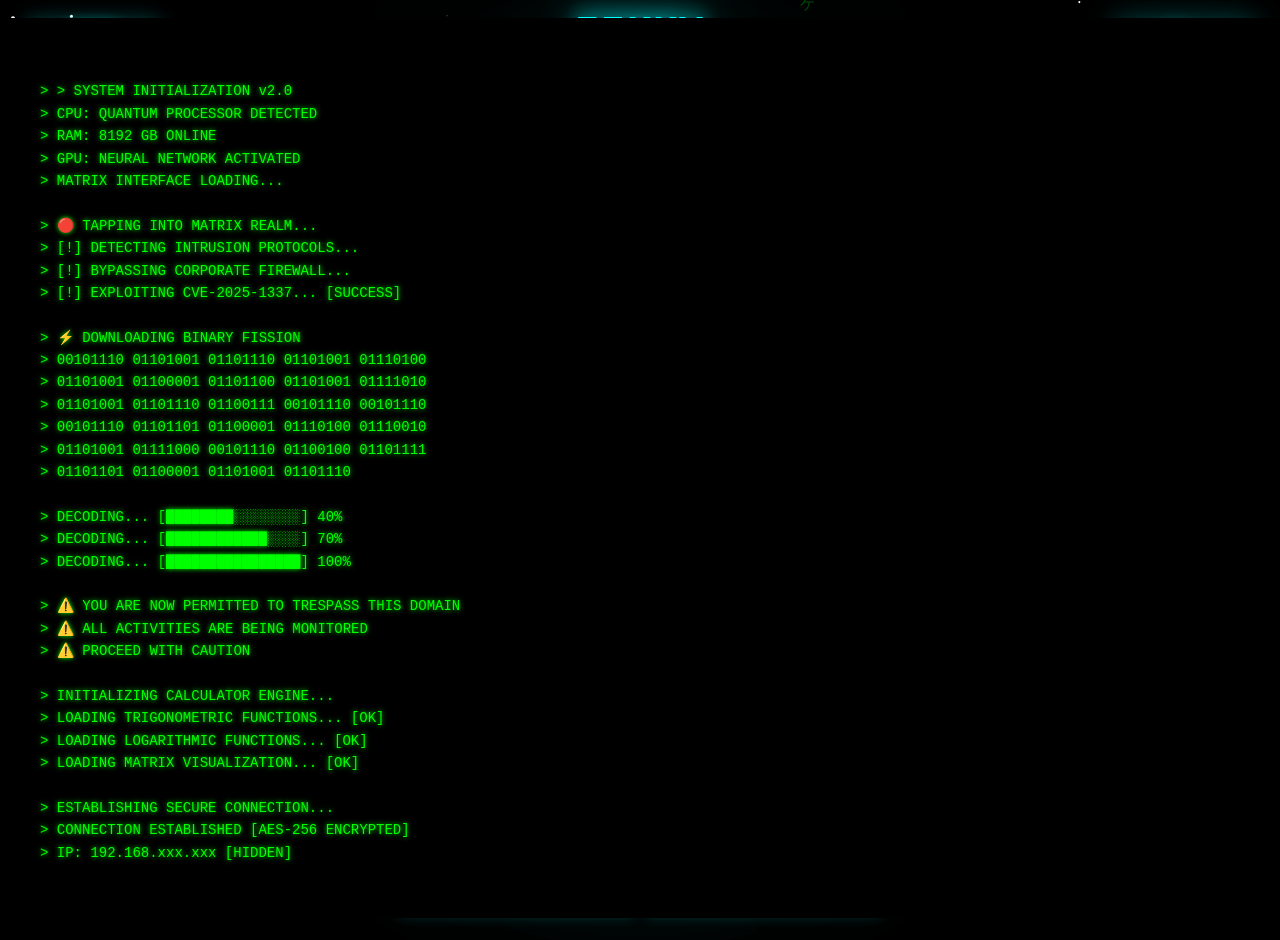
<file: index.html>
<!DOCTYPE html>
<html lang="en">
<head>
  <meta charset="UTF-8" />
  <meta name="viewport" content="width=device-width, initial-scale=1.0, maximum-scale=1.0, user-scalable=no, viewport-fit=cover">
  <meta name="theme-color" content="#000000">
  <meta name="apple-mobile-web-app-capable" content="yes">
  <meta name="apple-mobile-web-app-status-bar-style" content="black-translucent">
  <title>Dev•ZIKKY | MATRIX CALCULATOR</title>
  <link rel="stylesheet" href="style.css" />
  <link rel="manifest" href="/manifest.json">
  <link rel="preload" href="https://cdnjs.cloudflare.com/ajax/libs/font-awesome/6.0.0/css/all.min.css" as="style">
  <link rel="stylesheet" href="https://cdnjs.cloudflare.com/ajax/libs/font-awesome/6.0.0/css/all.min.css">
</head>
<body>

<!-- BOOT SEQUENCE -->
<div id="boot">
  <div id="bootText"></div>
</div>

<!-- WELCOME SCREEN -->
<div id="welcome">
  <h1>⚡ ZIKKY MATRIX CALCULATOR ⚡</h1>
  <button id="enterBtn">🎉 ENTER THE MATRIX 👨‍💻</button>
</div>

<!-- MATRIX RAIN CANVAS -->
<canvas id="matrix"></canvas>

<!-- STARFIELD CANVAS -->
<canvas id="stars"></canvas>

<!-- ECLIPSE CORE -->
<div class="eclipse" id="eclipse"></div>

<!-- CURSOR GLOW -->
<div class="cursor-glow" id="cursorGlow"></div>

<!-- Theme Toggle -->
<div class="theme-toggle">
  <div class="toggle-container">
    <span class="toggle-label">🌙</span>
    <div class="toggle-switch" id="themeToggle"></div>
    <span class="toggle-label">☀️</span>
  </div>
</div>

<!-- Hamburger toggle - REDESIGNED -->
<button id="menu-toggle" class="menu-toggle" aria-controls="primary-menu" aria-expanded="false">
  <div class="hamburger-icon">
    <span></span>
    <span></span>
    <span></span>
  </div>
  <div class="menu-badge">
    <i class="fas fa-calculator"></i>
    <span>MENU</span>
  </div>
</button>

<!-- Navigation - REDESIGNED -->
<nav id="primary-nav" class="primary-nav" aria-hidden="true">
  <div class="nav-header">
    <div class="nav-logo">
      <i class="fas fa-brain"></i>
      <span>ZIKKY•OS</span>
    </div>
    <button class="nav-close"><i class="fas fa-times"></i></button>
  </div>
  
  <div class="nav-wrap">
    <ul id="primary-menu" class="menu" role="menu">
      <li role="none"><a role="menuitem" href="#home"><i class="fas fa-home"></i> Home</a></li>
      <li role="none"><a role="menuitem" href="https://github.com/zikky0001-droid/zikkycal.com" target="_blank"><i class="fas fa-code"></i> Services</a></li>
      <li role="none"><a id="about-link" role="menuitem" href="#about"><i class="fas fa-user-secret"></i> About</a></li>
      <li role="none"><a id="license-link" role="menuitem" href="#license"><i class="fas fa-scroll"></i> License</a></li>
      <li role="none"><a id="contact-link" role="menuitem" href="#contact"><i class="fas fa-headset"></i> Contact</a></li>
    </ul>

    <div class="menu-actions">
      <button id="menu-like" class="menu-action-btn like" aria-pressed="false">
        <i class="fas fa-thumbs-up"></i> <span>Like</span>
      </button>
      <button id="share-btn" class="action-btn share">
        <i class="fas fa-share-alt"></i> <span>Share</span>
      </button>
      <a href="https://ngl.link/zikkywins/tbh" target="_blank" rel="noopener noreferrer">
        <button id="menu-comment" class="menu-action-btn comment">
          <i class="fas fa-comment"></i> <span>Comment</span>
        </button>
      </a>
    </div>

    <div class="menu-bottom">
      <a id="menu-whatsapp" class="menu-whatsapp" href="https://wa.me/message/WWTJGCPSLSQRP1?src=qr" target="_blank">
        <i class="fab fa-whatsapp"></i> Contact me on WhatsApp
      </a>

      <div class="menu-social">
        <a href="https://GitHub.com/zikky0001-droid"><i class="fab fa-github"></i></a>
        <a href="https://discord.gg/S6jt3v7C"><i class="fab fa-discord"></i></a>
        <a href="https://www.instagram.com/devzikky?igsh=MWg3dHJyaDRrdjQ0Mw=="><i class="fab fa-instagram"></i></a>
        <a href="https://tiktok.com/@devzikky"><i class="fab fa-tiktok"></i></a>
      </div>
      <footer class="menu-footer">
        <!-- Menu Date Display -->
        <div class="menu-date-display">
          <div class="menu-date-item">
            <i class="fas fa-calendar-alt"></i>
            <span id="menuDate"></span>
          </div>
          <div class="menu-date-item">
            <i class="fas fa-clock"></i>
            <span id="menuTime"></span>
          </div>
        </div>
        
        <div class="matrix-status">
          <span class="status-dot"></span>
          <span id="systemUptime">SYSTEM ONLINE</span>
        </div>
        
        <h2>________</h2>
        <h4 id="copyright-text">&copy; 2025 ZIKKY MATRIX CALCULATOR. All Rights Reserved.</h4>
      </footer>
    </div>
  </div>
</nav>

<!-- Overlay -->
<div id="menu-overlay" class="menu-overlay" hidden></div>

<!-- Contact Container - FIXED to properly display contact.html -->
<div id="contact-container" class="contact-container" hidden>
  <div class="contact-header">
    <h3><i class="fas fa-headset"></i> Contact ZIKKY</h3>
    <button id="close-contact" class="close-btn"><i class="fas fa-times"></i></button>
  </div>
  <div id="contact-content" class="contact-content">
    <!-- contact.html will be loaded here -->
    <iframe id="contact-iframe" class="contact-iframe" src="about:blank" frameborder="0"></iframe>
  </div>
</div>

<!-- Share Dialog -->
<div id="share-dialog" class="share-dialog" hidden>
  <div class="share-dialog-content">
    <div class="share-header">
      <h3><i class="fas fa-share-alt"></i> Share ZikkyCal</h3>
      <button id="close-share-dialog" class="close-btn"><i class="fas fa-times"></i></button>
    </div>
    
    <div class="share-preview">
      <div class="share-logo">Z</div>
      <div class="share-details">
        <div class="share-text">DEV•ZIKKY Matrix Calculator</div>
        <div class="share-description">🎉 ENTER THE MATRIX 🤍</div>
        <div class="share-url">https://github.com/zikky0001-droid/zikkycal.com</div>
      </div>
    </div>
    
    <div class="share-actions">
      <button id="native-share-btn" class="share-action-btn primary">
        <i class="fas fa-share"></i> Share via Device
      </button>
      <button id="copy-link-btn" class="share-action-btn secondary">
        <i class="fas fa-copy"></i> Copy link
      </button>
    </div>
  </div>
</div>

<!-- About Dialog - MATRIX STYLE -->
<div id="about-dialog" class="about-dialog matrix-dialog" hidden>
  <div class="about-dialog-content">
    <div class="about-header">
      <h3><i class="fas fa-user-secret"></i> >_ ABOUT.EXE</h3>
      <button id="close-about-dialog" class="close-btn"><i class="fas fa-times"></i></button>
    </div>
    <div class="about-content matrix-text">
      <pre class="ascii-art">
  ███████╗██╗██╗  ██╗██╗  ██╗██╗   ██╗
  ╚══███╔╝██║██║ ██╔╝██║ ██╔╝╚██╗ ██╔╝
    ███╔╝ ██║█████╔╝ █████╔╝  ╚████╔╝ 
   ███╔╝  ██║██╔═██╗ ██╔═██╗   ╚██╔╝  
  ███████╗██║██║  ██╗██║  ██╗   ██║   
  ╚══════╝╚═╝╚═╝  ╚═╝╚═╝  ╚═╝   ╚═╝   
      </pre>
      <div class="about-text">
        <p><span class="prompt">$></span> <span class="command">cat README.md</span></p>
        <p class="output">[SYSTEM]:<h3>〘𝐃𝐄𝐕〙 〘𝐙𝐈𝐊𝐊𝐘〙 〘𝐌𝐀𝐓𝐑𝐈𝐗〙 〘𝐂𝐀𝐋𝐂𝐔𝐋𝐀𝐓𝐎𝐑〙</h3></p>
        <p class="output">[VERSION]:<h3>[ 🇻 2.0.0 ]</h3></p>
        <p class="output">[BUILD]: 2026 =-= (ZIKKY TECH)</p>
        <p class="output">[STATUS]: QUANTUM-ENABLED | MATRIX-READY</p>
        
        <p class="output">[FEATURES]:</p>
        <p class="output">  • ADVANCED TRIG FUNCTIONS 🔺</p>
        <p class="output">  • LOGARITHMIC CALCULATIONS 📊</p>
        <p class="output">  • MATRIX RAIN VISUALIZATION 🌧️</p>
        <p class="output">  • GLOWING BUTTON FEEDBACK ✨</p>
        <p class="output">  • QUANTUM THEME TOGGLE 🌓</p>
        <p class="output">[MESSAGE]: Welcome to the matrix realm 🍻</p>
      </div>
    </div>
  </div>
</div>

<!-- License Dialog - MATRIX STYLE -->
<div id="license-dialog" class="license-dialog matrix-dialog" hidden>
  <div class="license-dialog-content">
    <div class="license-header">
      <h3><i class="fas fa-scroll"></i> >_ LICENSE.EXE</h3>
      <button id="close-license-dialog" class="close-btn"><i class="fas fa-times"></i></button>
    </div>
    <div class="license-content matrix-text">
      <pre class="ascii-art">
╔══════════════════════════════════════╗
║         MIT LICENSE                   ║
║         YEAR =•= 2026                 ║
╚══════════════════════════════════════╝
      </pre>
      <div class="license-text">
        <p><span class="prompt">$></span> <span class="command">cat LICENSE</span></p>
        <p class="output">MIT License with Matrix Attribution</p>
        <p class="output">Copyright (c) 2025-<span id="license-year">2026</span> [ ZIKKY TECH ]</p>
        <p class="output">Permission is hereby granted, free of charge, to any person</p>
        <p class="output">obtaining a copy of this software and associated documentation</p>
        <p class="output">Review (the "preview"), to check-out the Software design without restriction...</p>
        <p class="output">[FULL LICENSE INFO ON GITHUB]</p>
      </div>
    </div>
  </div>
</div>

<!-- Main Calculator -->
<h2>ZIKKY<br>MATRIX<br>CALCULATOR</h2>

<!-- Display -->
<input
  type="text"
  id="display"
  aria-label="Calculator display"
  inputmode="numeric"
  pattern="[0-9+\-*/.²√^()]*"
  readonly
/>

<!-- Scientific Panel Navigation -->
<div class="sci-nav">
  <button id="sci-prev" class="sci-arrow"><i class="fas fa-chevron-left"></i></button>
  <div class="sci-indicators">
    <span class="sci-dot active" data-index="0"></span>
    <span class="sci-dot" data-index="1"></span>
    <span class="sci-dot" data-index="2"></span>
  </div>
  <button id="sci-next" class="sci-arrow"><i class="fas fa-chevron-right"></i></button>
</div>

<!-- Scientific Buttons Panel (Sliding) -->
<div class="sci-panel-container">
  <div class="sci-panel" id="sciPanel">
    <!-- Panel 1: Trigonometry -->
    <div class="sci-page active">
      <button type="button" data-sci="sin">sin</button>
      <button type="button" data-sci="cos">cos</button>
      <button type="button" data-sci="tan">tan</button>
      <button type="button" data-sci="asin">sin⁻¹</button>
      <button type="button" data-sci="acos">cos⁻¹</button>
      <button type="button" data-sci="atan">tan⁻¹</button>
    </div>
    <!-- Panel 2: Logarithms -->
    <div class="sci-page">
      <button type="button" data-sci="ln">ln</button>
      <button type="button" data-sci="log">log</button>
      <button type="button" data-sci="log2">log²</button>
      <button type="button" data-sci="log10">log₁₀</button>
      <button type="button" data-sci="exp">eˣ</button>
      <button type="button" data-sci="10x">10ˣ</button>
    </div>
    <!-- Panel 3: Advanced -->
    <div class="sci-page">
      <button type="button" data-sci="fact">n!</button>
      <button type="button" data-sci="pi">π</button>
      <button type="button" data-sci="e">e</button>
      <button type="button" data-sci="abs">MORE</button>
      <button type="button" data-sci="round">COMING</button>
      <button type="button" data-sci="floor">SOON...</button>
    </div>
  </div>
</div>

<!-- Basic Calculator Buttons -->
<div class="calculator-buttons" role="application" aria-label="Calculator buttons">
  <button type="button" data-action="square">x²</button>
  <button type="button" data-action="sqrt">√x</button>
  <button type="button" data-action="power">xʸ</button>
  <button type="button" data-action="paren" id="parenBtn">( )</button>

  <button type="button" data-value="7">7</button>
  <button type="button" data-value="8">8</button>
  <button type="button" data-value="9">9</button>
  <button type="button" data-value="/">÷</button>

  <button type="button" data-value="4">4</button>
  <button type="button" data-value="5">5</button>
  <button type="button" data-value="6">6</button>
  <button type="button" data-value="*">×</button>

  <button type="button" data-value="1">1</button>
  <button type="button" data-value="2">2</button>
  <button type="button" data-value="3">3</button>
  <button type="button" data-value="-">−</button>

  <button type="button" data-value="0">0</button>
  <button type="button" data-value=".">.</button>
  <button type="button" id="equals">=</button>
  <button type="button" data-value="+">+</button>

  <button type="button" id="clear" class="wide-button">CLEAR</button>
  <button type="button" id="del" class="wide-button">DEL</button>
</div>

<!-- Glow Effect Container -->
<div id="buttonGlow" class="button-glow"></div>

<script src="script.js"></script>
</body>
</html>
</file>
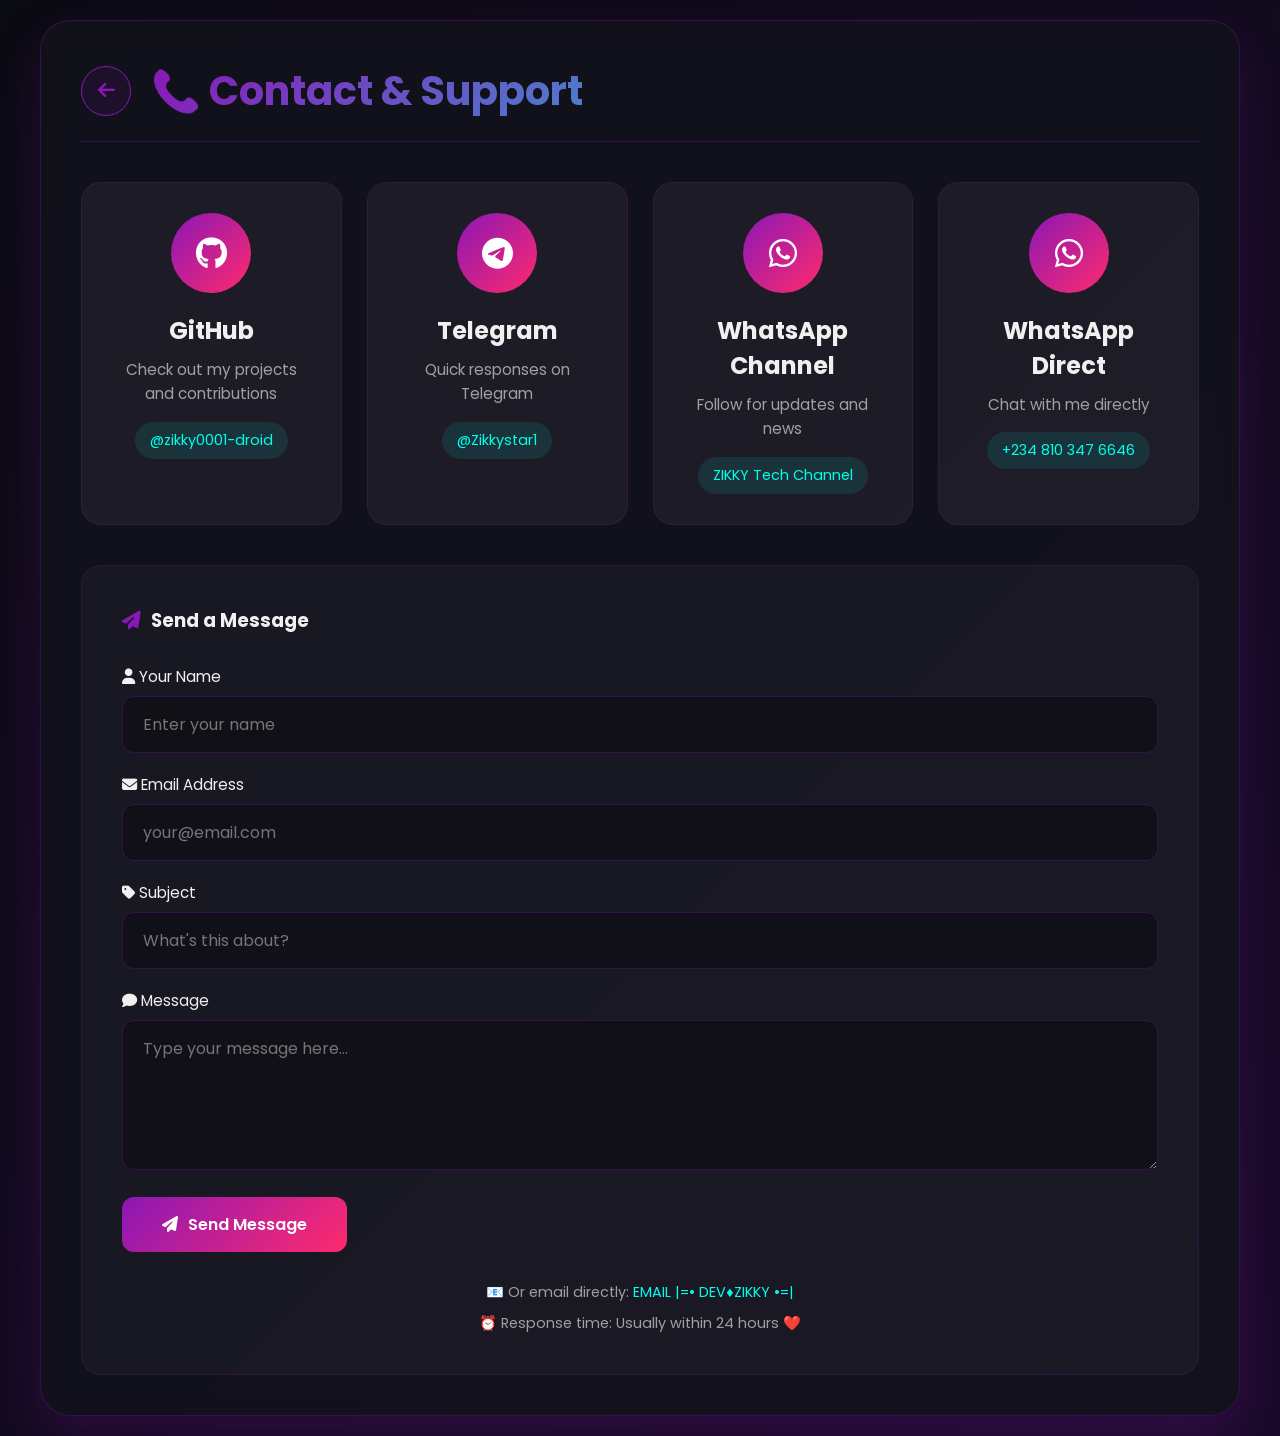
<file: contact.html>
<!DOCTYPE html>
<html lang="en">
<head>
    <meta charset="UTF-8">
    <meta name="viewport" content="width=device-width, initial-scale=1.0">
    <title>Contact - ZIKKY-AI</title>
    <link rel="stylesheet" href="https://cdnjs.cloudflare.com/ajax/libs/font-awesome/6.4.0/css/all.min.css">
    <link href="https://fonts.googleapis.com/css2?family=Poppins:wght@300;400;500;600;700&display=swap" rel="stylesheet">
    <style>
        * {
            margin: 0;
            padding: 0;
            box-sizing: border-box;
            font-family: 'Poppins', sans-serif;
        }
        
        body {
            background: linear-gradient(135deg, #0a0a12, #1a0a2a);
            min-height: 100vh;
            display: flex;
            align-items: center;
            justify-content: center;
            padding: 20px;
        }
        
        .contact-container {
            max-width: 1200px;
            width: 100%;
            background: rgba(18, 18, 28, 0.9);
            backdrop-filter: blur(10px);
            border-radius: 30px;
            border: 1px solid rgba(139, 23, 182, 0.3);
            padding: 40px;
            box-shadow: 0 20px 50px rgba(139, 23, 182, 0.2);
            animation: fadeIn 0.5s ease;
        }
        
        @keyframes fadeIn {
            from { opacity: 0; transform: translateY(20px); }
            to { opacity: 1; transform: translateY(0); }
        }
        
        .header {
            display: flex;
            align-items: center;
            gap: 20px;
            margin-bottom: 40px;
            padding-bottom: 20px;
            border-bottom: 1px solid rgba(139, 23, 182, 0.3);
        }
        
        .back-btn {
            width: 50px;
            height: 50px;
            border-radius: 50%;
            background: rgba(139, 23, 182, 0.1);
            border: 1px solid #8b17b6;
            color: #8b17b6;
            font-size: 1.2rem;
            cursor: pointer;
            transition: all 0.3s ease;
            display: flex;
            align-items: center;
            justify-content: center;
            text-decoration: none;
        }
        
        .back-btn:hover {
            background: #8b17b6;
            color: white;
            transform: translateX(-5px);
        }
        
        h1 {
            font-size: 2.5rem;
            background: linear-gradient(135deg, #8b17b6, #00ffea);
            -webkit-background-clip: text;
            background-clip: text;
            color: transparent;
            flex: 1;
        }
        
        .contact-grid {
            display: grid;
            grid-template-columns: repeat(auto-fit, minmax(250px, 1fr));
            gap: 25px;
            margin-bottom: 40px;
        }
        
        .contact-card {
            background: rgba(255, 255, 255, 0.05);
            border-radius: 20px;
            padding: 30px;
            text-align: center;
            border: 1px solid rgba(139, 23, 182, 0.2);
            transition: all 0.3s ease;
            cursor: pointer;
            text-decoration: none;
            display: block;
            color: inherit;
        }
        
        .contact-card:hover {
            transform: translateY(-10px);
            border-color: #8b17b6;
            box-shadow: 0 10px 30px rgba(139, 23, 182, 0.3);
            background: rgba(139, 23, 182, 0.1);
        }
        
        .contact-icon {
            width: 80px;
            height: 80px;
            margin: 0 auto 20px;
            background: linear-gradient(135deg, #8b17b6, #ff2a6d);
            border-radius: 50%;
            display: flex;
            align-items: center;
            justify-content: center;
            font-size: 2rem;
            color: white;
            transition: all 0.3s ease;
        }
        
        .contact-card:hover .contact-icon {
            transform: scale(1.1) rotate(10deg);
        }
        
        .contact-card h3 {
            color: #f0f0f0;
            margin-bottom: 10px;
            font-size: 1.5rem;
        }
        
        .contact-card p {
            color: #a0a0a0;
            font-size: 0.95rem;
            line-height: 1.6;
            margin-bottom: 15px;
        }
        
        .contact-detail {
            color: #00ffea;
            font-size: 0.9rem;
            word-break: break-all;
            background: rgba(0, 255, 234, 0.1);
            padding: 8px 15px;
            border-radius: 25px;
            display: inline-block;
        }
        
        .contact-form {
            background: rgba(255, 255, 255, 0.03);
            border-radius: 20px;
            padding: 40px;
            border: 1px solid rgba(139, 23, 182, 0.2);
        }
        
        .form-group {
            margin-bottom: 20px;
        }
        
        .form-group label {
            display: block;
            color: #f0f0f0;
            margin-bottom: 8px;
            font-size: 0.95rem;
        }
        
        .form-group input,
        .form-group textarea {
            width: 100%;
            padding: 15px 20px;
            background: rgba(0, 0, 0, 0.3);
            border: 1px solid rgba(139, 23, 182, 0.3);
            border-radius: 12px;
            color: #f0f0f0;
            font-size: 1rem;
            transition: all 0.3s ease;
        }
        
        .form-group input:focus,
        .form-group textarea:focus {
            outline: none;
            border-color: #8b17b6;
            box-shadow: 0 0 15px rgba(139, 23, 182, 0.3);
        }
        
        .form-group textarea {
            height: 150px;
            resize: vertical;
        }
        
        .submit-btn {
            background: linear-gradient(135deg, #8b17b6, #ff2a6d);
            border: none;
            padding: 15px 40px;
            border-radius: 12px;
            color: white;
            font-size: 1rem;
            font-weight: 600;
            cursor: pointer;
            transition: all 0.3s ease;
            display: inline-flex;
            align-items: center;
            gap: 10px;
        }
        
        .submit-btn:hover {
            transform: translateY(-3px);
            box-shadow: 0 10px 25px rgba(139, 23, 182, 0.4);
        }
        
        .footer-note {
            margin-top: 30px;
            text-align: center;
            color: #a0a0a0;
            font-size: 0.9rem;
        }
        
        .footer-note a {
            color: #00ffea;
            text-decoration: none;
        }
        
        .footer-note a:hover {
            text-decoration: underline;
        }
        
        @media (max-width: 768px) {
            .contact-container {
                padding: 20px;
            }
            
            h1 {
                font-size: 2rem;
            }
            
            .contact-form {
                padding: 20px;
            }
        }
    </style>
</head>
<body>
    <div class="contact-container">
        <div class="header">
            <a href="/" class="back-btn">
                <i class="fas fa-arrow-left"></i>
            </a>
            <h1>📞 Contact & Support</h1>
        </div>
        
        <div class="contact-grid">
            <a href="https://github.com/zikky0001-droid" target="_blank" class="contact-card">
                <div class="contact-icon">
                    <i class="fab fa-github"></i>
                </div>
                <h3>GitHub</h3>
                <p>Check out my projects and contributions</p>
                <span class="contact-detail">@zikky0001-droid</span>
            </a>
            
            <a href="https://t.me/Zikkystar1" target="_blank" class="contact-card">
                <div class="contact-icon">
                    <i class="fab fa-telegram"></i>
                </div>
                <h3>Telegram</h3>
                <p>Quick responses on Telegram</p>
                <span class="contact-detail">@Zikkystar1</span>
            </a>
            
            <a href="https://whatsapp.com/channel/0029Vb5tHsD9sBI04k5Y860t" target="_blank" class="contact-card">
                <div class="contact-icon">
                    <i class="fab fa-whatsapp"></i>
                </div>
                <h3>WhatsApp Channel</h3>
                <p>Follow for updates and news</p>
                <span class="contact-detail">ZIKKY Tech Channel</span>
            </a>
            
            <a href="https://api.whatsapp.com/send?phone=+2348103476646&text=🥂WASSUP%2C%20I'M%20FROM%20👨‍💻%20ZIKKY%20AI%20WEBSITE%20🤖...%20I%20NEED%20HELP" target="_blank" class="contact-card">
                <div class="contact-icon">
                    <i class="fab fa-whatsapp"></i>
                </div>
                <h3>WhatsApp Direct</h3>
                <p>Chat with me directly</p>
                <span class="contact-detail">+234 810 347 6646</span>
            </a>
        </div>
        
        <div class="contact-form">
            <h3 style="color: #f0f0f0; margin-bottom: 30px; display: flex; align-items: center; gap: 10px;">
                <i class="fas fa-paper-plane" style="color: #8b17b6;"></i>
                Send a Message
            </h3>
            
            <form id="contactForm">
                <div class="form-group">
                    <label><i class="fas fa-user"></i> Your Name</label>
                    <input type="text" id="name" placeholder="Enter your name" required>
                </div>
                
                <div class="form-group">
                    <label><i class="fas fa-envelope"></i> Email Address</label>
                    <input type="email" id="email" placeholder="your@email.com" required>
                </div>
                
                <div class="form-group">
                    <label><i class="fas fa-tag"></i> Subject</label>
                    <input type="text" id="subject" placeholder="What's this about?" required>
                </div>
                
                <div class="form-group">
                    <label><i class="fas fa-comment"></i> Message</label>
                    <textarea id="message" placeholder="Type your message here..." required></textarea>
                </div>
                
                <button type="submit" class="submit-btn">
                    <i class="fas fa-paper-plane"></i>
                    Send Message
                </button>
            </form>
            
            <div class="footer-note">
                <p>📧 Or email directly: <a href="mailto:zikkystar0001@gmail.com">EMAIL |=• DEV♦ZIKKY •=|</a></p>
                <p style="margin-top: 10px;">⏰ Response time: Usually within 24 hours ❤️</p>
            </div>
        </div>
    </div>
    
    <script>
        document.getElementById('contactForm').addEventListener('submit', function(e) {
            e.preventDefault();
            
            const name = document.getElementById('name').value;
            const email = document.getElementById('email').value;
            const subject = document.getElementById('subject').value;
            const message = document.getElementById('message').value;
            
            // Create mailto link
            const mailtoLink = `mailto:zikkystar0001@gmail.com?subject=${encodeURIComponent(subject)}&body=${encodeURIComponent(
                `Name: ${name}\nEmail: ${email}\n\nMessage:\n${message}`
            )}`;
            
            // Open default email client
            window.location.href = mailtoLink;
            
            // Show success message
            alert('📨 Opening your email client...\nIf it doesn\'t open, please email directly to: zikkystar0001@gmail.com');
        });
        
        // Add smooth animations
        document.querySelectorAll('.contact-card').forEach(card => {
            card.addEventListener('mouseenter', () => {
                card.style.transition = 'all 0.3s ease';
            });
        });
    </script>
</body>
</html>
</file>
<file: style.css>
/* ===== RESET & BASE ===== */
* {
  margin: 0;
  padding: 0;
  box-sizing: border-box;
  scroll-behavior: smooth;
}

body {
  background: #000;
  color: #0ff;
  font-family: 'Consolas', 'Monaco', monospace;
  overflow-x: hidden;
  min-height: 100vh;
  display: flex;
  flex-direction: column;
  align-items: center;
  justify-content: center;
  position: relative;
  -webkit-tap-highlight-color: transparent;
}

/* ===== MATRIX BACKGROUND EFFECTS ===== */
#matrix {
  position: fixed;
  top: 0;
  left: 0;
  width: 100%;
  height: 100%;
  z-index: -4;
  opacity: 0.3;
  pointer-events: none;
}

#stars {
  position: fixed;
  top: 0;
  left: 0;
  width: 100%;
  height: 100%;
  z-index: -3;
  pointer-events: none;
}

.eclipse {
  position: fixed;
  top: 50%;
  left: 50%;
  transform: translate(-50%, -50%);
  width: min(600px, 80vw);
  height: min(600px, 80vw);
  border-radius: 50%;
  background: radial-gradient(circle, #001111 0%, #000 70%);
  box-shadow: 0 0 200px #0ff, 0 0 400px #00ffff55;
  z-index: -2;
  animation: pulse 8s infinite ease-in-out;
  pointer-events: none;
}

@keyframes pulse {
  0%, 100% { box-shadow: 0 0 200px #0ff, 0 0 400px #00ffff55; transform: translate(-50%, -50%) scale(1); }
  50% { box-shadow: 0 0 350px #0ff, 0 0 600px #00ffff99; transform: translate(-50%, -50%) scale(1.05); }
}

.cursor-glow {
  position: fixed;
  width: min(400px, 50vw);
  height: min(400px, 50vw);
  background: radial-gradient(circle, rgba(0, 255, 255, 0.15) 0%, transparent 70%);
  pointer-events: none;
  z-index: 9998;
  transform: translate(-50%, -50%);
  border-radius: 50%;
  filter: blur(20px);
}

/* ===== BOOT SEQUENCE ===== */
#boot {
  position: fixed;
  width: 100%;
  height: 100vh;
  background: #000;
  color: #0f0;
  padding: clamp(20px, 5vw, 40px);
  z-index: 10000;
  font-size: clamp(12px, 3vw, 14px);
  overflow: hidden;
  font-family: 'Consolas', monospace;
  white-space: pre-line;
  line-height: 1.6;
  text-shadow: 0 0 5px #0f0;
  animation: bootFlicker 0.5s infinite;
}

@keyframes bootFlicker {
  0% { opacity: 1; }
  50% { opacity: 0.98; }
  100% { opacity: 1; }
}

#bootText::before {
  content: '> ';
  color: #0f0;
}

/* ===== WELCOME SCREEN ===== */
#welcome {
  position: fixed;
  width: 100%;
  height: 100vh;
  background: #000;
  z-index: 9000;
  display: flex;
  justify-content: center;
  align-items: center;
  flex-direction: column;
  transition: opacity 1.5s ease, visibility 1.5s ease;
  pointer-events: none;
}

#welcome:not(.hidden) {
  pointer-events: auto;
}

#welcome.hidden {
  opacity: 0;
  visibility: hidden;
}

#welcome h1 {
  font-size: clamp(1.5rem, 6vw, 3rem);
  text-align: center;
  letter-spacing: 3px;
  text-shadow: 0 0 20px #0ff, 0 0 40px #0ff, 0 0 60px #0ff;
  animation: glitch 3s infinite;
  margin-bottom: 40px;
  padding: 0 20px;
}

@keyframes glitch {
  0%, 100% { transform: skew(0deg, 0deg); opacity: 1; text-shadow: 0 0 20px #0ff, 0 0 40px #0ff; }
  95% { transform: skew(2deg, 1deg); opacity: 0.9; text-shadow: 3px 0 #ff00ff, -3px 0 #00ffff; }
  96% { transform: skew(-2deg, -1deg); text-shadow: 2px 0 #00ffff, -2px 0 #ff00ff; }
  97% { transform: skew(0deg, 0deg); }
}

#enterBtn {
  margin-top: 40px;
  padding: clamp(12px, 3vw, 18px) clamp(30px, 8vw, 50px);
  border: 2px solid #0ff;
  background: transparent;
  color: #0ff;
  font-size: clamp(1rem, 4vw, 1.2rem);
  cursor: pointer;
  border-radius: 50px;
  box-shadow: 0 0 20px #0ff, inset 0 0 20px rgba(0, 255, 255, 0.3);
  transition: all 0.3s ease;
  font-weight: bold;
  letter-spacing: 2px;
  text-transform: uppercase;
  position: relative;
  overflow: hidden;
  -webkit-tap-highlight-color: transparent;
}

#enterBtn:active {
  transform: scale(0.95);
  background: #0ff;
  color: #000;
}

/* ===== THEME TOGGLE ===== */
.theme-toggle {
  position: fixed;
  top: clamp(10px, 3vw, 20px);
  left: clamp(10px, 3vw, 20px);
  z-index: 2000;
}

.toggle-container {
  display: flex;
  align-items: center;
  gap: 8px;
  background: rgba(0, 255, 255, 0.1);
  backdrop-filter: blur(10px);
  padding: 6px 12px;
  border-radius: 40px;
  border: 1px solid rgba(0, 255, 255, 0.3);
  box-shadow: 0 0 20px rgba(0, 255, 255, 0.3);
}

.toggle-label {
  font-size: clamp(0.9rem, 3vw, 1.1rem);
  font-weight: 600;
  color: #0ff;
  text-shadow: 0 0 10px #0ff;
}

.toggle-switch {
  position: relative;
  width: clamp(50px, 10vw, 60px);
  height: clamp(24px, 5vw, 28px);
  background: linear-gradient(135deg, #00ffff, #0088ff);
  border-radius: 30px;
  cursor: pointer;
  transition: all 0.3s ease;
  box-shadow: 0 0 15px #00ffff;
  -webkit-tap-highlight-color: transparent;
}

.toggle-switch::before {
  content: '';
  position: absolute;
  top: 2px;
  left: 2px;
  width: clamp(20px, 4vw, 24px);
  height: clamp(20px, 4vw, 24px);
  background: white;
  border-radius: 50%;
  transition: transform 0.3s ease;
  box-shadow: 0 0 10px rgba(255, 255, 255, 0.8);
}

body.light-mode .toggle-switch::before {
  transform: translateX(clamp(26px, 5vw, 32px));
}

/* ===== DATE DISPLAY STYLES - CENTERED BETWEEN ELEMENTS ===== */
.date-display {
  position: fixed;
  center: clamp(15px, 8vw, 90px);
  left: 50%;
  transform: translateX(-50%);
  z-index: 2000;
  max-width: calc(100% - 200px); /* Prevents overlap with side elements */
}
  

.date-container {
  background: rgba(0, 255, 255, 0.1);
  backdrop-filter: blur(10px);
  padding: 6px 12px;
  border-radius: 40px;
  border: 1px solid rgba(0, 255, 255, 0.3);
  box-shadow: 0 0 20px rgba(0, 255, 255, 0.3);
  display: flex;
  align-items: center;
  gap: 8px;
  color: #0ff;
  font-family: 'Consolas', monospace;
  font-size: clamp(0.8rem, 2.5vw, 0.9rem);
}

.date-container i {
  font-size: clamp(0.9rem, 3vw, 1rem);
  filter: drop-shadow(0 0 5px #0ff);
}

#currentDate, #currentTime {
  font-weight: bold;
  letter-spacing: 1px;
  text-shadow: 0 0 8px #0ff;
}

#currentTime {
  color: #fff;
  background: rgba(0, 255, 255, 0.2);
  padding: 2px 6px;
  border-radius: 20px;
}

/* ===== HAMBURGER MENU ===== */
.menu-toggle {
  position: fixed;
  top: clamp(10px, 3vw, 20px);
  right: clamp(10px, 3vw, 20px);
  width: auto;
  height: auto;
  padding: 8px 16px;
  background: rgba(0, 255, 255, 0.1);
  border: 2px solid #0ff;
  border-radius: 40px;
  display: flex;
  align-items: center;
  gap: 10px;
  z-index: 2100;
  cursor: pointer;
  backdrop-filter: blur(10px);
  box-shadow: 0 0 30px rgba(0, 255, 255, 0.3);
  transition: all 0.2s ease;
  -webkit-tap-highlight-color: transparent;
}

.menu-toggle:active {
  transform: scale(0.95);
}

.hamburger-icon {
  width: clamp(20px, 5vw, 30px);
  height: clamp(16px, 4vw, 20px);
  position: relative;
  display: flex;
  flex-direction: column;
  justify-content: space-between;
}

.hamburger-icon span {
  display: block;
  width: 100%;
  height: 2px;
  background: #0ff;
  border-radius: 3px;
  transition: all 0.3s ease;
  box-shadow: 0 0 10px #0ff;
}

.menu-toggle.open .hamburger-icon span:nth-child(1) {
  transform: rotate(45deg) translate(5px, 5px);
}

.menu-toggle.open .hamburger-icon span:nth-child(2) {
  opacity: 0;
  transform: translateX(-10px);
}

.menu-toggle.open .hamburger-icon span:nth-child(3) {
  transform: rotate(-45deg) translate(7px, -7px);
}

.menu-badge {
  display: flex;
  align-items: center;
  gap: 6px;
  color: #0ff;
  font-weight: bold;
  font-size: clamp(0.9rem, 3vw, 1rem);
  letter-spacing: 1px;
}

.menu-badge i {
  font-size: clamp(1.1rem, 4vw, 1.3rem);
  filter: drop-shadow(0 0 10px #0ff);
}

/* ===== PRIMARY NAVIGATION ===== */
.primary-nav {
  position: fixed;
  top: 0;
  right: -100%;
  width: min(350px, 85%);
  height: 100vh;
  background: rgba(0, 20, 20, 0.98);
  backdrop-filter: blur(20px);
  border-left: 2px solid #0ff;
  box-shadow: -10px 0 50px rgba(0, 255, 255, 0.3);
  z-index: 2000;
  transition: right 0.3s cubic-bezier(0.68, -0.55, 0.265, 1.55);
  overflow-y: auto;
  -webkit-overflow-scrolling: touch;
}

.primary-nav.open {
  right: 0;
}

.nav-header {
  padding: 20px;
  border-bottom: 2px solid #0ff;
  display: flex;
  justify-content: space-between;
  align-items: center;
  background: rgba(0, 0, 0, 0.5);
  position: sticky;
  top: 0;
  z-index: 1;
}

.nav-logo {
  display: flex;
  align-items: center;
  gap: 8px;
  font-size: clamp(1.1rem, 4vw, 1.3rem);
  font-weight: bold;
  color: #0ff;
  text-shadow: 0 0 10px #0ff;
}

.nav-logo i {
  font-size: clamp(1.5rem, 5vw, 2rem);
}

.nav-close {
  background: transparent;
  border: none;
  color: #ff4444;
  font-size: clamp(1.3rem, 4vw, 1.5rem);
  cursor: pointer;
  width: 40px;
  height: 40px;
  border-radius: 50%;
  display: flex;
  align-items: center;
  justify-content: center;
  transition: all 0.2s ease;
  -webkit-tap-highlight-color: transparent;
}

.nav-close:active {
  background: rgba(255, 0, 0, 0.2);
  transform: rotate(90deg);
}

.nav-wrap {
  padding: 20px;
  padding-bottom: 100px;
}

.primary-nav .menu {
  list-style: none;
  margin: 0 0 30px 0;
  padding: 0;
}

.primary-nav .menu li {
  margin: 5px 0;
}

.primary-nav .menu a {
  display: flex;
  align-items: center;
  gap: 15px;
  padding: 15px 20px;
  color: #0ff;
  text-decoration: none;
  border-radius: 10px;
  font-weight: 600;
  font-size: clamp(1rem, 3.5vw, 1.1rem);
  border: 1px solid transparent;
  transition: all 0.2s ease;
  -webkit-tap-highlight-color: transparent;
}

.primary-nav .menu a:active {
  background: rgba(0, 255, 255, 0.2);
  border-color: #0ff;
  transform: translateX(5px);
}

.menu-actions {
  display: flex;
  gap: 8px;
  margin-bottom: 30px;
  flex-wrap: wrap;
}

.menu-action-btn, .action-btn {
  flex: 1;
  min-width: 70px;
  padding: 12px 8px;
  border-radius: 10px;
  background: rgba(0, 255, 255, 0.1);
  color: #0ff;
  border: 1px solid #0ff;
  cursor: pointer;
  font-weight: 600;
  display: flex;
  align-items: center;
  justify-content: center;
  gap: 5px;
  transition: all 0.2s ease;
  box-shadow: 0 0 15px rgba(0, 255, 255, 0.2);
  font-size: clamp(0.8rem, 3vw, 0.9rem);
  -webkit-tap-highlight-color: transparent;
}

.menu-action-btn:active, .action-btn:active {
  background: #0ff;
  color: #000;
  transform: scale(0.95);
}

.menu-action-btn.like[aria-pressed="true"] {
  background: #ff4444;
  border-color: #ff4444;
  color: white;
}

.menu-bottom {
  margin-top: 30px;
}

.menu-whatsapp {
  display: flex;
  align-items: center;
  justify-content: center;
  gap: 8px;
  padding: 15px;
  border-radius: 10px;
  background: #25D366;
  color: white;
  text-decoration: none;
  font-weight: 600;
  margin-bottom: 20px;
  transition: all 0.2s ease;
  border: 1px solid transparent;
  font-size: clamp(0.9rem, 3vw, 1rem);
  -webkit-tap-highlight-color: transparent;
}

.menu-whatsapp:active {
  background: transparent;
  border-color: #25D366;
  color: #25D366;
  transform: scale(0.98);
}

.menu-social {
  display: flex;
  gap: 15px;
  justify-content: center;
  margin-bottom: 20px;
}

.menu-social a {
  color: #0ff;
  font-size: clamp(1.3rem, 4vw, 1.5rem);
  transition: all 0.2s ease;
  -webkit-tap-highlight-color: transparent;
}

.menu-social a:active {
  transform: translateY(-3px) scale(1.1);
  text-shadow: 0 0 20px #0ff;
}

.menu-footer h6 {
  color: rgba(0, 255, 255, 0.5);
  text-align: center;
  font-size: clamp(0.7rem, 2.5vw, 0.8rem);
  margin-bottom: 10px;
}

.matrix-status {
  display: flex;
  align-items: center;
  justify-content: center;
  gap: 8px;
  margin-top: 10px;
  font-size: clamp(0.6rem, 2vw, 0.7rem);
  color: rgba(0, 255, 255, 0.6);
}

.status-dot {
  width: 8px;
  height: 8px;
  background: #0f0;
  border-radius: 50%;
  box-shadow: 0 0 10px #0f0;
  animation: pulse 1.5s infinite;
}

/* ===== MENU OVERLAY ===== */
.menu-overlay {
  position: fixed;
  inset: 0;
  background: rgba(0, 0, 0, 0.7);
  backdrop-filter: blur(5px);
  z-index: 1900;
  transition: opacity 0.2s ease;
  opacity: 0;
  pointer-events: none;
}

.menu-overlay:not([hidden]) {
  opacity: 1;
  pointer-events: auto;
}

/* ===== CONTACT CONTAINER - FIXED FOR FULL CONTACT.HTML DISPLAY ===== */
.contact-container {
  position: fixed;
  top: 50%;
  left: 50%;
  transform: translate(-50%, -50%);
  width: 95%;
  max-width: 1200px;
  height: 90vh;
  max-height: 90vh;
  background: rgba(0, 20, 20, 0.98);
  backdrop-filter: blur(20px);
  border: 2px solid #0ff;
  border-radius: 20px;
  box-shadow: 0 0 50px #0ff;
  z-index: 3000;
  overflow: hidden;
  animation: modalAppear 0.3s ease;
}

.contact-header {
  padding: 15px 20px;
  border-bottom: 2px solid #0ff;
  display: flex;
  justify-content: space-between;
  align-items: center;
  background: rgba(0, 0, 0, 0.5);
}

.contact-header h3 {
  color: #0ff;
  display: flex;
  align-items: center;
  gap: 10px;
  font-size: 1.2rem;
}

.contact-content {
  padding: 0;
  height: calc(90vh - 70px);
  overflow: hidden;
  background: transparent;
}

.contact-iframe {
  width: 100%;
  height: 100%;
  border: none;
  background: transparent;
}

/* Light mode adjustments */
body.light-mode .contact-container {
  background: rgba(255, 255, 255, 0.98);
  border-color: #00aaff;
}

body.light-mode .contact-header {
  border-bottom-color: #00aaff;
}

body.light-mode .contact-header h3 {
  color: #00aaff;
}

/* Mobile adjustments */
@media (max-width: 768px) {
  .contact-container {
    width: 98%;
    height: 95vh;
    max-height: 95vh;
    border-radius: 15px;
  }
  
  .contact-content {
    height: calc(95vh - 70px);
  }
}

/* ===== MENU DATE DISPLAY ===== */
.menu-date-display {
  background: rgba(0, 255, 255, 0.1);
  border: 1px solid rgba(0, 255, 255, 0.3);
  border-radius: 10px;
  padding: 15px;
  margin-bottom: 20px;
  display: flex;
  justify-content: space-around;
  align-items: center;
  backdrop-filter: blur(5px);
  box-shadow: 0 0 20px rgba(0, 255, 255, 0.2);
}

.menu-date-item {
  display: flex;
  flex-direction: column;
  align-items: center;
  gap: 5px;
  color: #0ff;
  font-family: 'Consolas', monospace;
}

.menu-date-item i {
  font-size: 1.5rem;
  filter: drop-shadow(0 0 8px #0ff);
  margin-bottom: 5px;
}

.menu-date-item span {
  font-size: 1rem;
  font-weight: bold;
  text-shadow: 0 0 8px #0ff;
}

/* Light mode */
body.light-mode .menu-date-display {
  background: rgba(0, 170, 255, 0.1);
  border-color: #00aaff;
}

body.light-mode .menu-date-item {
  color: #00aaff;
}

/* Mobile responsive */
@media (max-width: 480px) {
  .menu-date-display {
    padding: 10px;
  }
  
  .menu-date-item i {
    font-size: 1.2rem;
  }
  
  .menu-date-item span {
    font-size: 0.9rem;
  }
}

/* ===== DIALOG STYLES ===== */
.share-dialog, .about-dialog, .license-dialog {
  position: fixed;
  top: 0;
  left: 0;
  width: 100%;
  height: 100%;
  background: rgba(0, 0, 0, 0.8);
  backdrop-filter: blur(10px);
  display: flex;
  align-items: center;
  justify-content: center;
  z-index: 5000;
}

.share-dialog-content, .about-dialog-content, .license-dialog-content {
  background: rgba(0, 20, 20, 0.98);
  border: 2px solid #0ff;
  border-radius: 20px;
  width: 90%;
  max-width: 500px;
  max-height: 80vh;
  overflow: hidden;
  box-shadow: 0 0 50px #0ff;
  animation: modalAppear 0.3s ease;
}

.share-header, .about-header, .license-header {
  padding: clamp(15px, 4vw, 20px);
  border-bottom: 2px solid #0ff;
  display: flex;
  justify-content: space-between;
  align-items: center;
  background: rgba(0, 0, 0, 0.5);
}

.share-header h3, .about-header h3, .license-header h3 {
  color: #0ff;
  display: flex;
  align-items: center;
  gap: 10px;
  margin: 0;
  font-size: clamp(1rem, 4vw, 1.2rem);
}

.close-btn {
  background: transparent;
  border: none;
  color: #ff4444;
  font-size: clamp(1.3rem, 4vw, 1.5rem);
  cursor: pointer;
  width: 40px;
  height: 40px;
  border-radius: 50%;
  display: flex;
  align-items: center;
  justify-content: center;
  transition: all 0.2s ease;
  -webkit-tap-highlight-color: transparent;
}

.close-btn:active {
  background: rgba(255, 0, 0, 0.2);
  transform: rotate(90deg);
}

/* Matrix Text Styles */
.matrix-text {
  padding: 20px;
  color: #0ff;
  font-family: 'Consolas', monospace;
}

.ascii-art {
  color: #0ff;
  font-size: clamp(6px, 2vw, 10px);
  line-height: 1.2;
  margin-bottom: 20px;
  text-align: center;
  text-shadow: 0 0 10px #0ff;
  white-space: pre;
  overflow-x: auto;
}

.prompt {
  color: #0f0;
  font-weight: bold;
}

.command {
  color: #ff0;
}

.output {
  color: #0ff;
  margin-left: 20px;
  margin-bottom: 5px;
  position: relative;
  font-size: clamp(0.8rem, 3vw, 0.9rem);
}

.output::before {
  content: '│';
  position: absolute;
  left: -15px;
  color: #0ff;
  opacity: 0.5;
}

/* Share Preview */
.share-preview {
  padding: 20px;
  display: flex;
  align-items: center;
  gap: 15px;
  border-bottom: 1px solid rgba(0, 255, 255, 0.2);
}

.share-logo {
  width: clamp(50px, 12vw, 60px);
  height: clamp(50px, 12vw, 60px);
  background: linear-gradient(135deg, #00ffff, #0088ff);
  border-radius: 15px;
  display: flex;
  align-items: center;
  justify-content: center;
  color: black;
  font-weight: bold;
  font-size: clamp(1.5rem, 5vw, 2rem);
  box-shadow: 0 0 30px #0ff;
}

.share-details {
  flex: 1;
}

.share-text {
  font-weight: bold;
  color: #0ff;
  margin-bottom: 5px;
  font-size: clamp(0.9rem, 3.5vw, 1rem);
}

.share-description {
  font-size: clamp(0.8rem, 3vw, 0.9rem);
  color: rgba(0, 255, 255, 0.7);
  margin-bottom: 3px;
}

.share-url {
  font-size: clamp(0.7rem, 2.5vw, 0.8rem);
  color: rgba(0, 255, 255, 0.4);
  word-break: break-all;
}

.share-actions {
  padding: 20px;
  display: flex;
  gap: 10px;
  border-top: 1px solid rgba(0, 255, 255, 0.2);
}

.share-action-btn {
  flex: 1;
  padding: clamp(10px, 3vw, 12px);
  border-radius: 10px;
  border: 1px solid #0ff;
  background: transparent;
  color: #0ff;
  font-weight: 600;
  cursor: pointer;
  transition: all 0.2s ease;
  display: flex;
  align-items: center;
  justify-content: center;
  gap: 5px;
  font-size: clamp(0.8rem, 3vw, 0.9rem);
  -webkit-tap-highlight-color: transparent;
}

.share-action-btn.primary {
  background: #0ff;
  color: #000;
}

.share-action-btn:active {
  transform: scale(0.95);
  background: #0ff;
  color: #000;
}

/* ===== MAIN CALCULATOR STYLES ===== */
h2 {
  margin: 10px 0;
  font-size: clamp(1.8rem, 6vw, 2.5rem);
  color: #0ff;
  text-shadow: 0 0 20px #0ff, 0 0 40px #0ff;
  text-align: center;
  letter-spacing: 2px;
  animation: glitch 5s infinite;
  position: relative;
  z-index: 10;
  line-height: 1.2;
}

#display {
  width: 95%;
  max-width: 500px;
  padding: clamp(12px, 3vw, 20px);
  font-size: clamp(1.5rem, 5vw, 2.5rem);
  margin: 10px auto;
  text-align: right;
  border: 2px solid #0ff;
  border-radius: 15px;
  background: rgba(0, 0, 0, 0.8);
  color: #0ff;
  box-shadow: 0 0 30px #0ff, inset 0 0 20px rgba(0, 255, 255, 0.3);
  font-family: 'Consolas', monospace;
  letter-spacing: 2px;
  position: relative;
  z-index: 10;
  backdrop-filter: blur(5px);
  min-height: 60px;
}

/* ===== SCIENTIFIC PANEL NAVIGATION ===== */
.sci-nav {
  display: flex;
  align-items: center;
  justify-content: center;
  gap: 15px;
  margin: 10px auto;
  width: 95%;
  max-width: 500px;
  position: relative;
  z-index: 10;
}

.sci-arrow {
  width: clamp(40px, 10vw, 45px);
  height: clamp(40px, 10vw, 45px);
  border-radius: 50%;
  background: rgba(0, 255, 255, 0.15);
  border: 2px solid #0ff;
  color: #0ff;
  font-size: clamp(1.1rem, 4vw, 1.3rem);
  cursor: pointer;
  display: flex;
  align-items: center;
  justify-content: center;
  transition: all 0.2s ease;
  box-shadow: 0 0 20px rgba(0, 255, 255, 0.3);
  -webkit-tap-highlight-color: transparent;
}

.sci-arrow:active {
  background: #0ff;
  color: #000;
  transform: scale(0.95);
}

.sci-arrow:disabled {
  opacity: 0.3;
  cursor: not-allowed;
  pointer-events: none;
}

.sci-indicators {
  display: flex;
  gap: 8px;
}

.sci-dot {
  width: clamp(10px, 3vw, 12px);
  height: clamp(10px, 3vw, 12px);
  border-radius: 50%;
  background: rgba(0, 255, 255, 0.3);
  border: 1px solid #0ff;
  cursor: pointer;
  transition: all 0.2s ease;
  -webkit-tap-highlight-color: transparent;
}

.sci-dot:active {
  transform: scale(1.3);
}

.sci-dot.active {
  background: #0ff;
  box-shadow: 0 0 20px #0ff;
  transform: scale(1.3);
}

/* ===== SCIENTIFIC PANEL ===== */
.sci-panel-container {
  width: 95%;
  max-width: 500px;
  overflow: hidden;
  margin: 10px auto;
  border-radius: 15px;
  border: 2px solid #0ff;
  background: rgba(0, 0, 0, 0.6);
  backdrop-filter: blur(5px);
  box-shadow: 0 0 30px rgba(0, 255, 255, 0.3);
  position: relative;
  z-index: 10;
}

.sci-panel {
  display: flex;
  transition: transform 0.3s ease;
  will-change: transform;
}

.sci-page {
  min-width: 100%;
  display: grid;
  grid-template-columns: repeat(3, 1fr);
  gap: 6px;
  padding: 10px;
}

.sci-page button {
  padding: clamp(10px, 3vw, 15px) 3px;
  font-size: clamp(0.8rem, 3vw, 1.1rem);
  border: 2px solid #0ff;
  border-radius: 10px;
  background: rgba(0, 0, 0, 0.7);
  color: #0ff;
  cursor: pointer;
  transition: all 0.15s ease;
  font-family: 'Consolas', monospace;
  font-weight: bold;
  text-shadow: 0 0 5px #0ff;
  box-shadow: 0 0 15px rgba(0, 255, 255, 0.2);
  min-height: 45px;
  -webkit-tap-highlight-color: transparent;
}

.sci-page button:active {
  transform: scale(0.95);
  background: #0ff;
  color: #000;
  box-shadow: 0 0 30px #0ff;
}

/* ===== BASIC CALCULATOR BUTTONS ===== */
.calculator-buttons {
  display: grid;
  grid-template-columns: repeat(4, 1fr);
  gap: 6px;
  width: 95%;
  max-width: 500px;
  margin: 10px auto 20px auto;
  position: relative;
  z-index: 10;
  padding: 0 5px;
}

.calculator-buttons button {
  padding: clamp(12px, 4vw, 18px) 3px;
  font-size: clamp(1rem, 4vw, 1.3rem);
  border: 2px solid #0ff;
  border-radius: 12px;
  background: rgba(0, 0, 0, 0.7);
  color: #0ff;
  box-shadow: 0 0 15px rgba(0, 255, 255, 0.2);
  transition: all 0.15s ease;
  cursor: pointer;
  font-family: 'Consolas', monospace;
  font-weight: bold;
  text-shadow: 0 0 5px #0ff;
  backdrop-filter: blur(5px);
  -webkit-tap-highlight-color: transparent;
  min-height: 50px;
}

.calculator-buttons button:active {
  transform: scale(0.95);
  background: #0ff;
  color: #000;
  box-shadow: 0 0 40px #0ff;
}

.wide-button {
  grid-column: span 2;
  background: rgba(255, 0, 0, 0.3) !important;
  border-color: #ff4444 !important;
  color: #ff4444 !important;
  font-size: clamp(1rem, 4vw, 1.2rem) !important;
}

.wide-button:active {
  background: #ff4444 !important;
  color: #000 !important;
  box-shadow: 0 0 30px #ff4444 !important;
}

#equals {
  background: rgba(0, 255, 0, 0.3) !important;
  border-color: #0f0 !important;
  color: #0f0 !important;
}

#equals:active {
  background: #0f0 !important;
  color: #000 !important;
  box-shadow: 0 0 30px #0f0 !important;
}

/* ===== OPTIMIZED GLOW EFFECT ===== */
.button-glow {
  position: fixed;
  width: 0;
  height: 0;
  border-radius: 50%;
  pointer-events: none;
  z-index: 9999;
  transform: translate(-50%, -50%);
  mix-blend-mode: screen;
  opacity: 0;
  transition: opacity 0.1s;
}

@keyframes glowPulse {
  0% { width: 0px; height: 0px; opacity: 0.8; }
  100% { width: 150px; height: 150px; opacity: 0; }
}

/* Disable glow on mobile for performance */
@media (max-width: 768px) {
  .button-glow {
    display: none;
  }
}

/* ===== LIGHT MODE ===== */
body.light-mode {
  background: #f0f0f0;
  color: #333;
}

body.light-mode .eclipse {
  box-shadow: 0 0 200px #00aaff, 0 0 400px #0088ff55;
}

body.light-mode .toggle-container {
  background: rgba(0, 170, 255, 0.1);
  border-color: #00aaff;
}

body.light-mode .toggle-label {
  color: #00aaff;
}

body.light-mode .toggle-switch {
  background: linear-gradient(135deg, #00aaff, #0066ff);
}

body.light-mode .date-container {
  background: rgba(0, 170, 255, 0.1);
  border-color: #00aaff;
  color: #00aaff;
}

body.light-mode #currentTime {
  background: rgba(0, 170, 255, 0.2);
  color: #333;
}

body.light-mode .menu-toggle {
  border-color: #00aaff;
  background: rgba(255, 255, 255, 0.2);
}

body.light-mode .menu-badge,
body.light-mode .hamburger-icon span {
  color: #00aaff;
  background: #00aaff;
}

body.light-mode .primary-nav {
  background: rgba(255, 255, 255, 0.98);
  border-left-color: #00aaff;
}

body.light-mode .primary-nav .menu a {
  color: #00aaff;
}

body.light-mode h2 {
  color: #00aaff;
}

body.light-mode #display {
  background: rgba(255, 255, 255, 0.9);
  color: #333;
  border-color: #00aaff;
}

body.light-mode .calculator-buttons button,
body.light-mode .sci-page button {
  background: rgba(255, 255, 255, 0.9);
  color: #00aaff;
  border-color: #00aaff;
}

body.light-mode .calculator-buttons button:active,
body.light-mode .sci-page button:active {
  background: #00aaff;
  color: white;
}

/* ===== UTILITY CLASSES ===== */
[hidden] {
  display: none !important;
}

.visually-hidden {
  position: absolute;
  width: 1px;
  height: 1px;
  padding: 0;
  margin: -1px;
  overflow: hidden;
  clip: rect(0, 0, 0, 0);
  white-space: nowrap;
  border: 0;
}

/* ===== TOUCH DEVICE OPTIMIZATIONS ===== */
.touch-device .calculator-buttons button:hover,
.touch-device .sci-page button:hover,
.touch-device .menu-toggle:hover,
.touch-device .sci-arrow:hover {
  transform: none !important;
  background: rgba(0, 0, 0, 0.7) !important;
  color: #0ff !important;
}

.touch-device .calculator-buttons button:active,
.touch-device .sci-page button:active {
  transform: scale(0.95) !important;
  background: #0ff !important;
  color: #000 !important;
}

/* ===== PERFORMANCE MEDIA QUERIES ===== */
@media (prefers-reduced-motion: reduce) {
  * {
    animation-duration: 0.01ms !important;
    animation-iteration-count: 1 !important;
    transition-duration: 0.01ms !important;
  }
}

/* Mobile specific adjustments */
@media (max-width: 480px) {
  .date-container span:not(#currentDate) {
    display: none;
  }
  
  .menu-badge span {
    display: none;
  }
  
  .sci-page {
    grid-template-columns: repeat(3, 1fr);
    gap: 4px;
  }
  
  .calculator-buttons button {
    min-height: 45px;
    padding: 8px 2px;
  }
}

/* Small height devices */
@media (max-height: 600px) {
  h2 {
    font-size: 1.5rem;
    margin: 5px 0;
  }
  
  .calculator-buttons button {
    min-height: 40px;
    padding: 6px 2px;
  }
  
  .sci-page button {
    min-height: 35px;
    padding: 5px 2px;
  }
}
</file>
